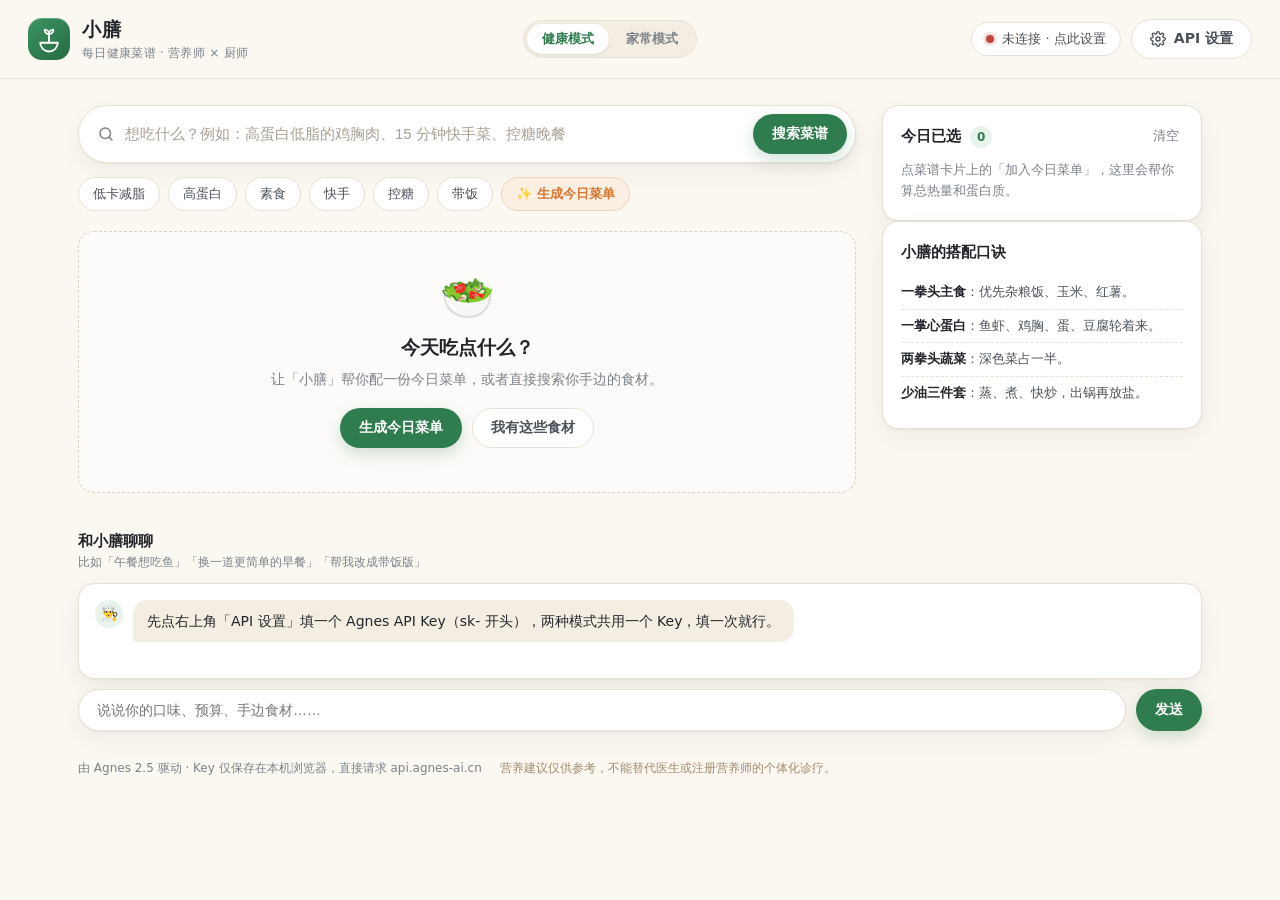
<file: index.html>
<!doctype html>
<html lang="zh-CN">
<head>
<meta charset="utf-8" />
<meta name="viewport" content="width=device-width, initial-scale=1" />
<title>小膳 · 每日健康菜谱</title>
<meta name="description" content="AI 营养师兼厨师，帮你搭配每天的均衡菜单，支持搜索和对话选菜。" />
<link rel="stylesheet" href="styles.css" />
<!-- file-gate:start —— 单文件版会把这一段删掉（那里不需要跳转） -->
<script>
/* 双击打开的 file:// 页面不当作应用使用：探测本地服务，起来后自动跳过去，
   这样「双击 index.html」和「http://127.0.0.1:8137/」永远显示同一个界面、同一份数据。 */
(function () {
  if (location.protocol !== 'file:') return;
  var SERVER = 'http://127.0.0.1:8137/';
  var gate = null;
  var status = null;
  var tries = 0;
  var btnStyle = 'display:inline-block;padding:10px 18px;border-radius:10px;font-size:14px;text-decoration:none;cursor:pointer;border:1px solid #d9d2c4;background:#fff;color:#3a352d;font-family:inherit';

  function build() {
    if (gate) return;
    gate = document.createElement('div');
    gate.id = 'fileGate';
    gate.style.cssText = 'position:fixed;inset:0;z-index:99999;display:flex;align-items:center;justify-content:center;' +
      'background:#f6f3ec;padding:24px;color:#2c2a26;font-family:system-ui,-apple-system,"Segoe UI","Microsoft YaHei",sans-serif';
    gate.innerHTML =
      '<div style="max-width:580px;width:100%;background:#fff;border:1px solid #e7e1d5;border-radius:18px;padding:32px 30px;box-shadow:0 18px 50px rgba(60,50,30,.12)">' +
        '<div style="font-size:13px;letter-spacing:.12em;color:#9a9186">小膳 / 老灶</div>' +
        '<h2 style="margin:10px 0 8px;font-size:23px;line-height:1.35">请从本地服务打开，这里会自动跳转</h2>' +
        '<p style="margin:0 0 12px;line-height:1.75;color:#5b554c">你现在是<b>双击 index.html</b> 打开的（<code>file://</code>）。浏览器把它和 <code>http://127.0.0.1:8137/</code> 当成两个站点，API Key、模式、菜单各存一份，所以看起来像两个应用。</p>' +
        '<p style="margin:0 0 16px;line-height:1.75;color:#5b554c">正在寻找本地服务，找到后自动跳过去，不用记地址。</p>' +
        '<div id="gateStatus" style="font-size:14px;color:#8a7f6d;margin-bottom:18px">⏳ 正在检测 http://127.0.0.1:8137/ …</div>' +
        '<div style="display:flex;gap:10px;flex-wrap:wrap">' +
          '<a href="' + SERVER + '" style="' + btnStyle + ';background:#2f7d4f;border-color:#2f7d4f;color:#fff;font-weight:600">直接打开服务版</a>' +
          '<button type="button" id="gateRetry" style="' + btnStyle + '">重新检测</button>' +
        '</div>' +
        '<p style="margin:18px 0 0;font-size:13px;line-height:1.7;color:#9a9186">一直检测不到？双击同目录的 <b>start.cmd</b> 启动本地服务（那个黑窗口别关）。它起来以后，这个页面会在 3 秒内自动跳转。</p>' +
      '</div>';
    document.body.appendChild(gate);
    status = document.getElementById('gateStatus');
    document.getElementById('gateRetry').addEventListener('click', probe);
  }

  function probe() {
    if (status) status.textContent = '⏳ 正在检测 http://127.0.0.1:8137/ …';
    var img = new Image();
    img.onload = function () { location.replace(SERVER); };
    img.onerror = function () {
      tries++;
      if (status) {
        status.textContent = '✗ 还没检测到本地服务（第 ' + tries + ' 次）。启动后会自动跳转，也可以点「重新检测」。';
      }
    };
    img.src = SERVER + '__ping.png?_=' + Date.now();
  }

  document.addEventListener('DOMContentLoaded', function () {
    build();
    probe();
    setInterval(probe, 3000);
  });
})();
</script>
<!-- file-gate:end -->
</head>
<body>

<header class="topbar">
  <div class="brand">
    <div class="brand-mark" aria-hidden="true">
      <svg viewBox="0 0 48 48" width="30" height="30" fill="none" stroke="currentColor" stroke-width="3" stroke-linecap="round" stroke-linejoin="round">
        <path d="M10 30h28a14 14 0 0 1-28 0Z" />
        <path d="M24 30V16M24 16c0-4 3-7 7-7 0 4-3 7-7 7ZM24 16c0-4-3-7-7-7 0 4 3 7 7 7Z" />
      </svg>
    </div>
    <div class="brand-text">
      <h1>小膳</h1>
      <p id="brandSub">每日健康菜谱 · 营养师 × 厨师</p>
    </div>
  </div>

  <div class="mode-switch" id="modeSwitch" role="group" aria-label="切换模式">
    <button type="button" class="mode-btn is-active" data-mode="health">健康模式</button>
    <button type="button" class="mode-btn" data-mode="home">家常模式</button>
  </div>

  <div class="topbar-actions">
    <button class="pill" id="connPill" type="button" title="点击打开 API 设置">
      <span class="dot" id="connDot"></span>
      <span id="connText">未连接</span>
    </button>
    <button class="btn ghost" id="btnOpenSettings" type="button">
      <svg viewBox="0 0 24 24" width="16" height="16" fill="none" stroke="currentColor" stroke-width="2" stroke-linecap="round"><circle cx="12" cy="12" r="3"/><path d="M19.4 15a1.7 1.7 0 0 0 .3 1.9l.1.1a2 2 0 1 1-2.8 2.8l-.1-.1a1.7 1.7 0 0 0-1.9-.3 1.7 1.7 0 0 0-1 1.5V21a2 2 0 1 1-4 0v-.1a1.7 1.7 0 0 0-1.1-1.5 1.7 1.7 0 0 0-1.9.3l-.1.1a2 2 0 1 1-2.8-2.8l.1-.1a1.7 1.7 0 0 0 .3-1.9 1.7 1.7 0 0 0-1.5-1H3a2 2 0 1 1 0-4h.1a1.7 1.7 0 0 0 1.5-1.1 1.7 1.7 0 0 0-.3-1.9l-.1-.1a2 2 0 1 1 2.8-2.8l.1.1a1.7 1.7 0 0 0 1.9.3H9a1.7 1.7 0 0 0 1-1.5V3a2 2 0 1 1 4 0v.1a1.7 1.7 0 0 0 1 1.5 1.7 1.7 0 0 0 1.9-.3l.1-.1a2 2 0 1 1 2.8 2.8l-.1.1a1.7 1.7 0 0 0-.3 1.9V9a1.7 1.7 0 0 0 1.5 1H21a2 2 0 1 1 0 4h-.1a1.7 1.7 0 0 0-1.5 1Z"/></svg>
      API 设置
    </button>
  </div>
</header>

<main class="layout">
  <section class="main-col" aria-label="菜谱">

    <form class="searchbar" id="searchForm" autocomplete="off">
      <svg class="search-icon" viewBox="0 0 24 24" width="18" height="18" fill="none" stroke="currentColor" stroke-width="2" stroke-linecap="round"><circle cx="11" cy="11" r="7"/><path d="m20 20-3.5-3.5"/></svg>
      <input id="searchInput" type="search" placeholder="想吃什么？例如：高蛋白低脂的鸡胸肉、15 分钟快手菜、控糖晚餐" />
      <button class="btn primary" type="submit" id="btnSearch">搜索菜谱</button>
    </form>

    <div class="chips" id="chipsHealth" role="group" aria-label="快捷筛选">
      <button type="button" class="chip" data-q="低卡减脂，每顿 500 大卡以内">低卡减脂</button>
      <button type="button" class="chip" data-q="高蛋白">高蛋白</button>
      <button type="button" class="chip" data-q="纯素、蛋奶素都能吃的素菜">素食</button>
      <button type="button" class="chip" data-q="20 分钟内能做完的快手菜">快手</button>
      <button type="button" class="chip" data-q="控糖、低 GI 的主食和菜">控糖</button>
      <button type="button" class="chip" data-q="适合带饭、微波加热也好吃的便当菜">带饭</button>
      <button type="button" class="chip chip-accent" id="btnMenu" data-action="menu">✨ 生成今日菜单</button>
    </div>

    <div class="chips" id="chipsHome" role="group" aria-label="按菜系浏览" hidden>
      <button type="button" class="chip" data-cuisine="川菜">川菜</button>
      <button type="button" class="chip" data-cuisine="粤菜">粤菜</button>
      <button type="button" class="chip" data-cuisine="鲁菜">鲁菜</button>
      <button type="button" class="chip" data-cuisine="苏菜">苏菜</button>
      <button type="button" class="chip" data-cuisine="湘菜">湘菜</button>
      <button type="button" class="chip" data-cuisine="浙菜">浙菜</button>
      <button type="button" class="chip" data-cuisine="闽菜">闽菜</button>
      <button type="button" class="chip" data-cuisine="徽菜">徽菜</button>
      <button type="button" class="chip" data-cuisine="东北菜">东北菜</button>
      <button type="button" class="chip" data-cuisine="西北菜">西北菜</button>
      <button type="button" class="chip" data-cuisine="云贵菜">云贵菜</button>
      <button type="button" class="chip" data-cuisine="港式家常">港式</button>
      <button type="button" class="chip chip-accent" id="btnDish" data-action="dish">🎲 随便来一道</button>
    </div>

    <div class="board" id="board" aria-live="polite">
      <div class="board-empty" id="emptyHealth">
        <div class="empty-emoji" aria-hidden="true">🥗</div>
        <h2>今天吃点什么？</h2>
        <p>让「小膳」帮你配一份今日菜单，或者直接搜索你手边的食材。</p>
        <div class="empty-actions">
          <button class="btn primary" type="button" data-action="menu">生成今日菜单</button>
          <button class="btn ghost" type="button" data-q="冰箱里有鸡蛋、西红柿、西兰花、鸡胸肉">我有这些食材</button>
        </div>
      </div>

      <div class="board-empty" id="emptyHome" hidden>
        <div class="empty-emoji" aria-hidden="true">🍳</div>
        <h2>今天想做道什么菜？</h2>
        <p>让「老灶」按菜系教你一道地道家常菜：火候、下锅顺序、最容易翻车的那一步，都写清楚。</p>
        <div class="empty-actions">
          <button class="btn primary" type="button" data-action="dish">随便来一道</button>
          <button class="btn ghost" type="button" data-cuisine="川菜">先看看川菜</button>
        </div>
      </div>

      <div id="cardsHost"></div>
    </div>
  </section>

  <aside class="side" aria-label="侧栏">
    <div id="sideHealth">
      <div class="panel">
        <div class="panel-head">
          <h2>今日已选 <span class="count" id="menuCount">0</span></h2>
          <button class="link-btn" id="btnClearMenu" type="button">清空</button>
        </div>
        <ul class="menu-list" id="menuList"></ul>
        <p class="menu-empty" id="menuEmpty">点菜谱卡片上的「加入今日菜单」，这里会帮你算总热量和蛋白质。</p>
        <div class="totals" id="menuTotals" hidden></div>
      </div>

      <div class="panel panel-tips">
        <div class="panel-head"><h2>小膳的搭配口诀</h2></div>
        <ul class="tips">
          <li><strong>一拳头主食</strong>：优先杂粮饭、玉米、红薯。</li>
          <li><strong>一掌心蛋白</strong>：鱼虾、鸡胸、蛋、豆腐轮着来。</li>
          <li><strong>两拳头蔬菜</strong>：深色菜占一半。</li>
          <li><strong>少油三件套</strong>：蒸、煮、快炒，出锅再放盐。</li>
        </ul>
      </div>
    </div>

    <div id="sideHome" hidden>
      <div class="panel">
        <div class="panel-head">
          <h2>我的菜谱本 <span class="count" id="bookCount">0</span></h2>
          <button class="link-btn" id="btnClearBook" type="button">清空</button>
        </div>
        <ul class="menu-list" id="bookList"></ul>
        <p class="menu-empty" id="bookEmpty">看到想学的菜，点「收进菜谱本」，这里会按菜系归好，方便下次照着做。</p>
        <div class="totals" id="bookSummary" hidden></div>
      </div>

      <div class="panel panel-tips">
        <div class="panel-head"><h2>老灶的基本功</h2></div>
        <ul class="tips">
          <li><strong>热锅凉油</strong>：锅烧到冒青烟再下油，炒肉不粘。</li>
          <li><strong>焯水去腥</strong>：冷水下锅，血沫才逼得出来。</li>
          <li><strong>糖色别贪</strong>：冰糖化开变枣红就下料，一秒就苦。</li>
          <li><strong>勾芡分两次</strong>：汤汁挂勺即停，回锅会糊。</li>
        </ul>
      </div>
    </div>
  </aside>
</main>

<section class="chat" aria-label="和小膳对话">
  <div class="chat-head">
    <h2>和小膳聊聊</h2>
    <p id="chatHint">比如「午餐想吃鱼」「换一道更简单的早餐」「帮我改造成带饭版」</p>
  </div>
  <div class="chat-log" id="chatLog" aria-live="polite"></div>
  <form class="chat-form" id="chatForm" autocomplete="off">
    <input id="chatInput" type="text" placeholder="说说你的口味、预算、手边食材……" />
    <button class="btn primary" type="submit" id="btnChatSend">发送</button>
  </form>
</section>

<footer class="foot">
  <span>由 Agnes 2.5 驱动 · Key 仅保存在本机浏览器，直接请求 api.agnes-ai.cn</span>
  <span class="foot-warn">营养建议仅供参考，不能替代医生或注册营养师的个体化诊疗。</span>
</footer>

<dialog id="settingsDialog" class="dialog">
  <form method="dialog" class="dialog-inner" id="settingsForm">
    <div class="dialog-head">
      <h2>API 设置</h2>
      <button class="icon-btn" value="cancel" type="submit" aria-label="关闭">×</button>
    </div>

    <label class="field">
      <span class="label">Agnes API Key</span>
      <div class="key-row">
        <input id="keyInput" type="password" placeholder="sk-..." spellcheck="false" autocomplete="off" />
        <button type="button" class="btn ghost small" id="keyToggle">显示</button>
      </div>
      <small class="hint">在 <a href="https://platform.agnes-ai.cn" target="_blank" rel="noreferrer">platform.agnes-ai.cn</a> 生成。只存在你自己的浏览器里；健康模式和家常模式共用这一个 Key。</small>
    </label>

    <label class="field">
      <span class="label">模型</span>
      <select id="modelSelect">
        <option value="agnes-2.5-flash">Agnes 2.5 Flash · 快而免费</option>
        <option value="agnes-3.0-flash">Agnes 3.0 Flash · 新一代免费</option>
        <option value="agnes-2.5-pro">Agnes 2.5 Pro · 按量计费</option>
      </select>
    </label>

    <div class="field-row" id="healthOnlyFields">
      <label class="field">
        <span class="label">每日目标</span>
        <select id="goalSelect">
          <option value="均衡维持，每天 1800 大卡左右">均衡维持（1800 kcal）</option>
          <option value="减脂，每天 1500–1600 大卡，晚餐清淡">减脂（1500 kcal）</option>
          <option value="增肌，每天 2200 大卡，蛋白质充足">增肌（2200 kcal）</option>
          <option value="控糖，低 GI、少精制碳水">控糖（低 GI）</option>
        </select>
      </label>
      <label class="field">
        <span class="label">忌口 / 不吃</span>
        <input id="avoidInput" type="text" placeholder="例：香菜、乳糖不耐" />
      </label>
    </div>

    <div class="test-row">
      <button type="button" class="btn ghost" id="btnTest">测试连通</button>
      <span class="test-result" id="testResult" role="status">还没测试</span>
    </div>

    <div class="dialog-foot">
      <button type="button" class="link-btn danger" id="btnClearKey">清除本机 Key</button>
      <button type="submit" class="btn primary" id="btnSaveSettings" value="save">保存</button>
    </div>
  </form>
</dialog>

<div class="toast" id="toast" role="status" aria-live="polite"></div>

<script src="core.js"></script>
<script src="app.js"></script>
</body>
</html>
</file>
<file: styles.css>
:root {
  --bg: #fbf7f1;
  --bg-soft: #f4ede2;
  --card: #ffffff;
  --ink: #22262b;
  --ink-soft: #4a5158;
  --muted: #7b828a;
  --line: #e9e1d5;
  --accent: #2f7d4f;
  --accent-ink: #ffffff;
  --accent-soft: #e8f3ec;
  --warm: #d9762f;
  --warm-soft: #fbeee3;
  --danger: #c2453d;
  --radius: 16px;
  --radius-sm: 10px;
  --shadow: 0 1px 2px rgba(30, 25, 15, .04), 0 8px 24px rgba(30, 25, 15, .06);
  --shadow-lg: 0 12px 40px rgba(30, 25, 15, .14);
  --font: "PingFang SC", "Hiragino Sans GB", "Microsoft YaHei", "Noto Sans SC", system-ui, -apple-system, "Segoe UI", sans-serif;
}

* { box-sizing: border-box; }

html, body { margin: 0; padding: 0; }

body {
  font-family: var(--font);
  background: radial-gradient(1200px 500px at 50% -220px, #fff8ec 0%, var(--bg) 60%) no-repeat, var(--bg);
  color: var(--ink);
  line-height: 1.6;
  -webkit-font-smoothing: antialiased;
}

h1, h2, h3, p, ul, li { margin: 0; }
ul { padding: 0; list-style: none; }
button { font-family: inherit; }
a { color: var(--accent); }

/* ---------- 顶栏 ---------- */

.topbar {
  position: sticky;
  top: 0;
  z-index: 20;
  display: flex;
  align-items: center;
  justify-content: space-between;
  gap: 16px;
  padding: 14px 28px;
  background: rgba(251, 247, 241, .86);
  backdrop-filter: blur(10px);
  border-bottom: 1px solid var(--line);
}

.brand { display: flex; align-items: center; gap: 12px; min-width: 0; }

.brand-mark {
  width: 42px;
  height: 42px;
  border-radius: 14px;
  display: grid;
  place-items: center;
  color: var(--accent-ink);
  background: linear-gradient(140deg, #3a9463, #276b43);
  box-shadow: inset 0 1px 0 rgba(255, 255, 255, .25);
  flex: none;
}

.brand-text h1 { font-size: 19px; letter-spacing: .5px; font-weight: 700; }
.brand-text p { font-size: 12px; color: var(--muted); letter-spacing: .3px; }

.topbar-actions { display: flex; align-items: center; gap: 10px; }

.pill {
  display: inline-flex;
  align-items: center;
  gap: 8px;
  padding: 7px 14px;
  border-radius: 999px;
  border: 1px solid var(--line);
  background: var(--card);
  color: var(--ink-soft);
  font-size: 13px;
  cursor: pointer;
  transition: border-color .15s, box-shadow .15s;
}
.pill:hover { border-color: #d6cbb8; box-shadow: var(--shadow); }

.dot { width: 8px; height: 8px; border-radius: 50%; background: #c3bdb1; flex: none; }
.pill[data-state="ok"] .dot { background: #2fa45f; box-shadow: 0 0 0 3px rgba(47, 164, 95, .16); }
.pill[data-state="bad"] .dot { background: var(--danger); box-shadow: 0 0 0 3px rgba(194, 69, 61, .16); }
.pill[data-state="busy"] .dot { background: var(--warm); animation: pulse 1.1s infinite; }

@keyframes pulse { 0%, 100% { opacity: 1; } 50% { opacity: .35; } }

/* ---------- 按钮 ---------- */

.btn {
  display: inline-flex;
  align-items: center;
  justify-content: center;
  gap: 8px;
  padding: 10px 18px;
  border-radius: 999px;
  border: 1px solid transparent;
  font-size: 14px;
  font-weight: 600;
  cursor: pointer;
  transition: transform .12s, box-shadow .15s, background .15s, border-color .15s;
  white-space: nowrap;
}
.btn:active { transform: translateY(1px); }
.btn:disabled { opacity: .55; cursor: not-allowed; transform: none; }

.btn.primary { background: var(--accent); color: var(--accent-ink); box-shadow: 0 6px 16px rgba(47, 125, 79, .22); }
.btn.primary:hover:not(:disabled) { background: #276941; }

.btn.ghost { background: var(--card); color: var(--ink-soft); border-color: var(--line); }
.btn.ghost:hover:not(:disabled) { border-color: #d3c7b4; }

.btn.small { padding: 7px 12px; font-size: 13px; }

.link-btn {
  background: none;
  border: 0;
  color: var(--muted);
  font-size: 13px;
  cursor: pointer;
  padding: 2px 4px;
  border-radius: 6px;
}
.link-btn:hover { color: var(--ink); }
.link-btn.danger { color: var(--danger); }

.icon-btn {
  border: 0;
  background: none;
  color: var(--muted);
  font-size: 16px;
  cursor: pointer;
  padding: 6px;
  border-radius: 8px;
  line-height: 1;
}
.icon-btn:hover { background: var(--bg-soft); color: var(--ink); }

/* ---------- 布局 ---------- */

.layout {
  max-width: 1180px;
  margin: 0 auto;
  padding: 26px 28px 8px;
  display: grid;
  grid-template-columns: minmax(0, 1fr) 320px;
  gap: 26px;
  align-items: start;
}

.main-col { min-width: 0; }

/* ---------- 搜索 ---------- */

.searchbar {
  display: flex;
  align-items: center;
  gap: 10px;
  background: var(--card);
  border: 1px solid var(--line);
  border-radius: 999px;
  padding: 8px 8px 8px 18px;
  box-shadow: var(--shadow);
}
.searchbar:focus-within { border-color: #cbdccf; box-shadow: 0 0 0 4px rgba(47, 125, 79, .08), var(--shadow); }

.search-icon { color: var(--muted); flex: none; }

.searchbar input {
  flex: 1 1 auto;
  min-width: 0;
  border: 0;
  outline: 0;
  background: none;
  font-size: 15px;
  color: var(--ink);
  padding: 8px 0;
}
.searchbar input::placeholder { color: #a8a092; }

.chips { display: flex; flex-wrap: wrap; gap: 8px; margin: 14px 0 20px; }

.chip {
  padding: 7px 14px;
  border-radius: 999px;
  border: 1px solid var(--line);
  background: var(--card);
  color: var(--ink-soft);
  font-size: 13px;
  cursor: pointer;
  transition: all .15s;
}
.chip:hover { border-color: #cbbfa9; color: var(--ink); }
.chip-accent { border-color: #efd3b8; background: var(--warm-soft); color: var(--warm); font-weight: 600; }
.chip-accent:hover { background: #f8e4d2; }

/* ---------- 菜谱区 ---------- */

.board { display: flex; flex-direction: column; gap: 18px; min-height: 220px; scroll-margin-top: 84px; }

.board-empty {
  border: 1px dashed #ddd2c1;
  border-radius: var(--radius);
  background: rgba(255, 255, 255, .55);
  padding: 44px 28px;
  text-align: center;
  color: var(--muted);
}
.board-empty .empty-emoji { font-size: 44px; line-height: 1; }
.board-empty h2 { font-size: 19px; color: var(--ink); margin: 12px 0 6px; }
.board-empty p { font-size: 14px; max-width: 420px; margin: 0 auto; }
.empty-actions { display: flex; justify-content: center; gap: 10px; margin-top: 18px; flex-wrap: wrap; }

.menu-hero {
  background: linear-gradient(135deg, #f5fbf6, #fff8ef);
  border: 1px solid #e2ecdf;
  border-radius: var(--radius);
  padding: 20px 22px;
  box-shadow: var(--shadow);
}
.menu-hero h2 { font-size: 20px; }
.menu-hero p { color: var(--ink-soft); font-size: 14px; margin-top: 4px; }
.menu-hero .meta { display: flex; gap: 8px; flex-wrap: wrap; margin-top: 12px; }

.tag {
  display: inline-flex;
  align-items: center;
  gap: 4px;
  padding: 4px 10px;
  border-radius: 999px;
  background: var(--accent-soft);
  color: var(--accent);
  font-size: 12px;
  font-weight: 600;
}
.tag.warm { background: var(--warm-soft); color: var(--warm); }

.cards { display: grid; grid-template-columns: repeat(auto-fill, minmax(300px, 1fr)); gap: 16px; }

.card {
  background: var(--card);
  border: 1px solid var(--line);
  border-radius: var(--radius);
  padding: 18px;
  box-shadow: var(--shadow);
  display: flex;
  flex-direction: column;
  gap: 12px;
  transition: box-shadow .18s, transform .18s, border-color .18s;
}
.card:hover { box-shadow: var(--shadow-lg); transform: translateY(-2px); border-color: #e0d6c6; }

.card-top { display: flex; align-items: flex-start; justify-content: space-between; gap: 10px; }

.card h3 { font-size: 17px; line-height: 1.4; }

.slot-badge {
  flex: none;
  font-size: 12px;
  font-weight: 700;
  color: var(--warm);
  background: var(--warm-soft);
  border-radius: 8px;
  padding: 3px 9px;
}

.card-stats { display: flex; flex-wrap: wrap; gap: 6px; }
.stat {
  font-size: 12px;
  color: var(--ink-soft);
  background: var(--bg-soft);
  border-radius: 8px;
  padding: 4px 9px;
  font-variant-numeric: tabular-nums;
}

.card-why { font-size: 13px; color: var(--ink-soft); }

.card-tip {
  font-size: 13px;
  color: #8a4a1c;
  background: #fdf3e6;
  border: 1px dashed #efd2b0;
  border-radius: 10px;
  padding: 8px 11px;
  line-height: 1.55;
}

.slot-badge.cuisine {
  color: #8a4a1c;
  background: #fbeada;
}

.card-section { border-top: 1px dashed var(--line); padding-top: 10px; }
.card-section h4 { font-size: 12px; color: var(--muted); letter-spacing: .5px; margin-bottom: 6px; font-weight: 700; }
.card-section li { font-size: 13px; color: var(--ink-soft); margin-bottom: 3px; }
.card-section ul li { padding-left: 14px; position: relative; }
.card-section ul li::before { content: ""; position: absolute; left: 2px; top: .62em; width: 4px; height: 4px; border-radius: 50%; background: #cdbfa8; }
.card-section ol { margin: 0; padding-left: 20px; }
.card-section ol li { padding-left: 0; }
.card-section ol li::marker { color: #b6a68c; font-weight: 600; font-size: 12px; }

.card-actions { display: flex; gap: 8px; margin-top: auto; }

/* ---------- 侧栏 ---------- */

.side { display: flex; flex-direction: column; gap: 18px; position: sticky; top: 88px; }

.panel {
  background: var(--card);
  border: 1px solid var(--line);
  border-radius: var(--radius);
  padding: 18px;
  box-shadow: var(--shadow);
}

.panel-head { display: flex; align-items: center; justify-content: space-between; gap: 10px; margin-bottom: 12px; }
.panel-head h2 { font-size: 15px; }

.count {
  display: inline-grid;
  place-items: center;
  min-width: 22px;
  height: 22px;
  padding: 0 6px;
  border-radius: 999px;
  background: var(--accent-soft);
  color: var(--accent);
  font-size: 12px;
  font-weight: 700;
  margin-left: 4px;
}

.menu-list { display: flex; flex-direction: column; gap: 8px; }

.menu-item {
  display: flex;
  align-items: flex-start;
  justify-content: space-between;
  gap: 8px;
  padding: 9px 10px;
  border-radius: var(--radius-sm);
  background: var(--bg-soft);
  font-size: 13px;
}
.menu-item .mi-name { color: var(--ink); font-weight: 600; }
.menu-item .mi-sub { color: var(--muted); font-size: 12px; }
.menu-item button { border: 0; background: none; color: var(--muted); cursor: pointer; padding: 0 2px; font-size: 14px; }
.menu-item button:hover { color: var(--danger); }

.menu-empty { font-size: 13px; color: var(--muted); }

.totals {
  margin-top: 12px;
  padding-top: 12px;
  border-top: 1px solid var(--line);
  display: flex;
  gap: 14px;
  font-size: 13px;
  color: var(--ink-soft);
}
.totals strong { color: var(--ink); font-size: 16px; font-variant-numeric: tabular-nums; }

.panel-tips .tips li { font-size: 13px; color: var(--ink-soft); padding: 6px 0; border-bottom: 1px dashed var(--line); }
.panel-tips .tips li:last-child { border-bottom: 0; }
.panel-tips strong { color: var(--ink); }

/* ---------- 对话 ---------- */

.chat {
  max-width: 1180px;
  margin: 10px auto 0;
  padding: 0 28px 10px;
  display: flex;
  flex-direction: column;
  gap: 10px;
}

.chat-head h2 { font-size: 15px; }
.chat-head p { font-size: 12px; color: var(--muted); }

.chat-log {
  background: var(--card);
  border: 1px solid var(--line);
  border-radius: var(--radius);
  padding: 16px;
  min-height: 96px;
  max-height: 340px;
  overflow-y: auto;
  display: flex;
  flex-direction: column;
  gap: 12px;
  box-shadow: var(--shadow);
}

.msg { display: flex; gap: 10px; max-width: 86%; }
.msg .avatar { width: 28px; height: 28px; border-radius: 50%; display: grid; place-items: center; font-size: 14px; flex: none; }
.msg .bubble { padding: 10px 14px; border-radius: 14px; font-size: 14px; white-space: pre-wrap; word-break: break-word; }
.msg.user { align-self: flex-end; flex-direction: row-reverse; }
.msg.user .avatar { background: var(--warm-soft); }
.msg.user .bubble { background: var(--accent); color: #fff; border-bottom-right-radius: 4px; }
.msg.chef .avatar { background: var(--accent-soft); }
.msg.chef .bubble { background: var(--bg-soft); border-bottom-left-radius: 4px; }
.msg .bubble.thinking { color: var(--muted); font-style: italic; }

.chat-cards { display: flex; flex-wrap: wrap; gap: 8px; margin-top: 8px; }
.chat-cards .mini-card {
  border: 1px solid var(--line);
  border-radius: 10px;
  padding: 8px 10px;
  font-size: 12px;
  background: var(--card);
  min-width: 140px;
}
.chat-cards .mini-card b { display: block; font-size: 13px; }

.chat-form { display: flex; gap: 10px; }
.chat-form input {
  flex: 1;
  border: 1px solid var(--line);
  border-radius: 999px;
  background: var(--card);
  padding: 12px 18px;
  font-size: 14px;
  outline: 0;
  box-shadow: var(--shadow);
  color: var(--ink);
}
.chat-form input:focus { border-color: #cbdccf; box-shadow: 0 0 0 4px rgba(47, 125, 79, .08); }

/* ---------- 页脚 ---------- */

.foot {
  max-width: 1180px;
  margin: 0 auto;
  padding: 18px 28px 40px;
  display: flex;
  flex-wrap: wrap;
  gap: 6px 18px;
  font-size: 12px;
  color: var(--muted);
}
.foot-warn { color: #a08b6e; }

/* ---------- 弹窗 ---------- */

.dialog {
  border: 0;
  padding: 0;
  border-radius: 20px;
  background: var(--card);
  color: var(--ink);
  box-shadow: var(--shadow-lg);
  width: min(560px, calc(100vw - 32px));
}
.dialog::backdrop { background: rgba(34, 30, 24, .38); backdrop-filter: blur(2px); }

.dialog-inner { padding: 22px 24px; display: flex; flex-direction: column; gap: 16px; }
.dialog-head { display: flex; align-items: center; justify-content: space-between; }
.dialog-head h2 { font-size: 18px; }

.field { display: flex; flex-direction: column; gap: 6px; }
.field .label { font-size: 13px; font-weight: 600; color: var(--ink-soft); }

.field input[type="text"],
.field input[type="password"],
.field select {
  border: 1px solid var(--line);
  border-radius: var(--radius-sm);
  padding: 10px 12px;
  font-size: 14px;
  font-family: inherit;
  background: #fffdf9;
  color: var(--ink);
  outline: 0;
  width: 100%;
}
.field input:focus, .field select:focus { border-color: #cbdccf; box-shadow: 0 0 0 3px rgba(47, 125, 79, .08); }

.key-row { display: flex; gap: 8px; }
.key-row input { flex: 1; }

.hint { font-size: 12px; color: var(--muted); }

.field-row { display: grid; grid-template-columns: 1fr 1fr; gap: 12px; }

.test-row { display: flex; align-items: center; gap: 12px; flex-wrap: wrap; }
.test-result { font-size: 13px; color: var(--muted); }
.test-result.ok { color: var(--accent); }
.test-result.bad { color: var(--danger); }

.dialog-foot { display: flex; align-items: center; justify-content: space-between; gap: 12px; padding-top: 6px; border-top: 1px solid var(--line); }

/* ---------- 提示条 ---------- */

.toast {
  position: fixed;
  left: 50%;
  bottom: 26px;
  transform: translate(-50%, 12px);
  background: #22262b;
  color: #fff;
  font-size: 13px;
  padding: 10px 18px;
  border-radius: 999px;
  box-shadow: var(--shadow-lg);
  opacity: 0;
  pointer-events: none;
  transition: opacity .2s, transform .2s;
  max-width: min(560px, calc(100vw - 40px));
  text-align: center;
  z-index: 60;
}
.toast.show { opacity: 1; transform: translate(-50%, 0); }

/* ---------- 骨架屏 ---------- */

.skeleton {
  background: linear-gradient(90deg, #f1ebe1 25%, #f8f4ec 37%, #f1ebe1 63%);
  background-size: 400% 100%;
  animation: shine 1.3s ease infinite;
  border-radius: var(--radius);
  height: 180px;
}
@keyframes shine { 0% { background-position: 100% 50%; } 100% { background-position: 0 50%; } }

/* ---------- 模式切换 ---------- */

[hidden] { display: none !important; }

.mode-switch {
  display: inline-flex;
  gap: 2px;
  padding: 3px;
  background: var(--bg-soft);
  border: 1px solid var(--line);
  border-radius: 999px;
  flex: none;
}

.mode-btn {
  border: 0;
  background: transparent;
  color: var(--muted);
  font-size: 13px;
  font-weight: 600;
  padding: 6px 15px;
  border-radius: 999px;
  cursor: pointer;
  transition: background .18s, color .18s, box-shadow .18s;
  white-space: nowrap;
}

.mode-btn:hover { color: var(--ink); }

.mode-btn.is-active {
  background: var(--card);
  color: var(--accent);
  box-shadow: 0 1px 3px rgba(30, 25, 15, .1);
}

body[data-mode="home"] .mode-btn.is-active { color: #b5561f; }

body[data-mode="home"] .board-empty .empty-emoji { filter: saturate(1.1); }

body[data-mode="home"] .card-top h3 { letter-spacing: .2px; }

.mode-btn:focus-visible { outline: 2px solid var(--accent); outline-offset: 2px; }

/* ---------- 响应式 ---------- */

@media (max-width: 960px) {
  .layout { grid-template-columns: 1fr; padding: 20px 18px 4px; }
  .side { position: static; }
  .topbar { padding: 12px 18px; }
  .chat { padding: 0 18px; }
  .foot { padding: 16px 18px 32px; }
  .field-row { grid-template-columns: 1fr; }
}

@media (max-width: 720px) {
  .topbar { flex-wrap: wrap; row-gap: 10px; }
  .mode-switch { order: 3; width: 100%; justify-content: center; }
  .mode-btn { flex: 1; text-align: center; }
}

@media (max-width: 560px) {
  .brand-text p { display: none; }
  .searchbar { flex-wrap: wrap; border-radius: 20px; padding: 10px; }
  .searchbar .btn { width: 100%; }
  .search-icon { display: none; }
  .msg { max-width: 94%; }
}
</file>
